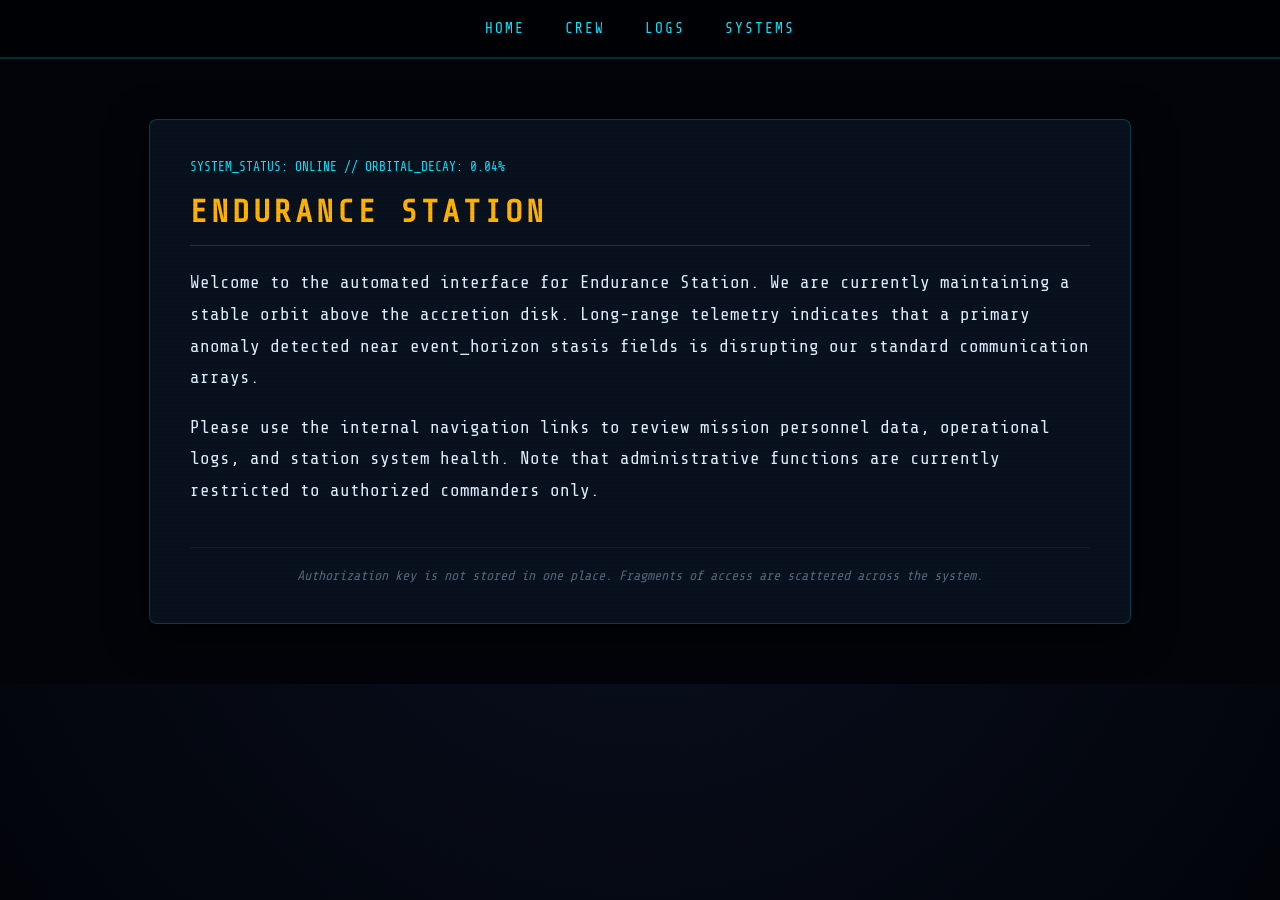
<file: index.html>
<!DOCTYPE html>
<html lang="en">
<head>
    <meta charset="UTF-8">
    <meta name="viewport" content="width=device-width, initial-scale=1.0">
    <title>Mission Control - Home</title>
    <link href="https://fonts.googleapis.com/css2?family=Share+Tech+Mono&display=swap" rel="stylesheet">
    <link rel="stylesheet" href="mission-styles.css">
</head>
<body>
    <nav class="nav-bar">
        <a href="index.html" class="nav-link">Home</a>
        <a href="mission-crew.html" class="nav-link">Crew</a>
        <a href="mission-logs.html" class="nav-link">Logs</a>
        <a href="mission-systems.html" class="nav-link">Systems</a>
    </nav>

    <div class="container text-center">
        <div class="page-status">SYSTEM_STATUS: ONLINE // ORBITAL_DECAY: 0.04%</div>
        <h1>Endurance Station</h1>
        
        <p>
            Welcome to the automated interface for Endurance Station. We are currently maintaining a stable orbit above the accretion disk. Long-range telemetry indicates that a primary anomaly detected near event_horizon stasis fields is disrupting our standard communication arrays.
        </p>

        <p>
            Please use the internal navigation links to review mission personnel data, operational logs, and station system health. Note that administrative functions are currently restricted to authorized commanders only.
        </p>

        <div class="hint-box">
            Authorization key is not stored in one place. Fragments of access are scattered across the system.
        </div>
    </div>
</body>
</html>
</file>
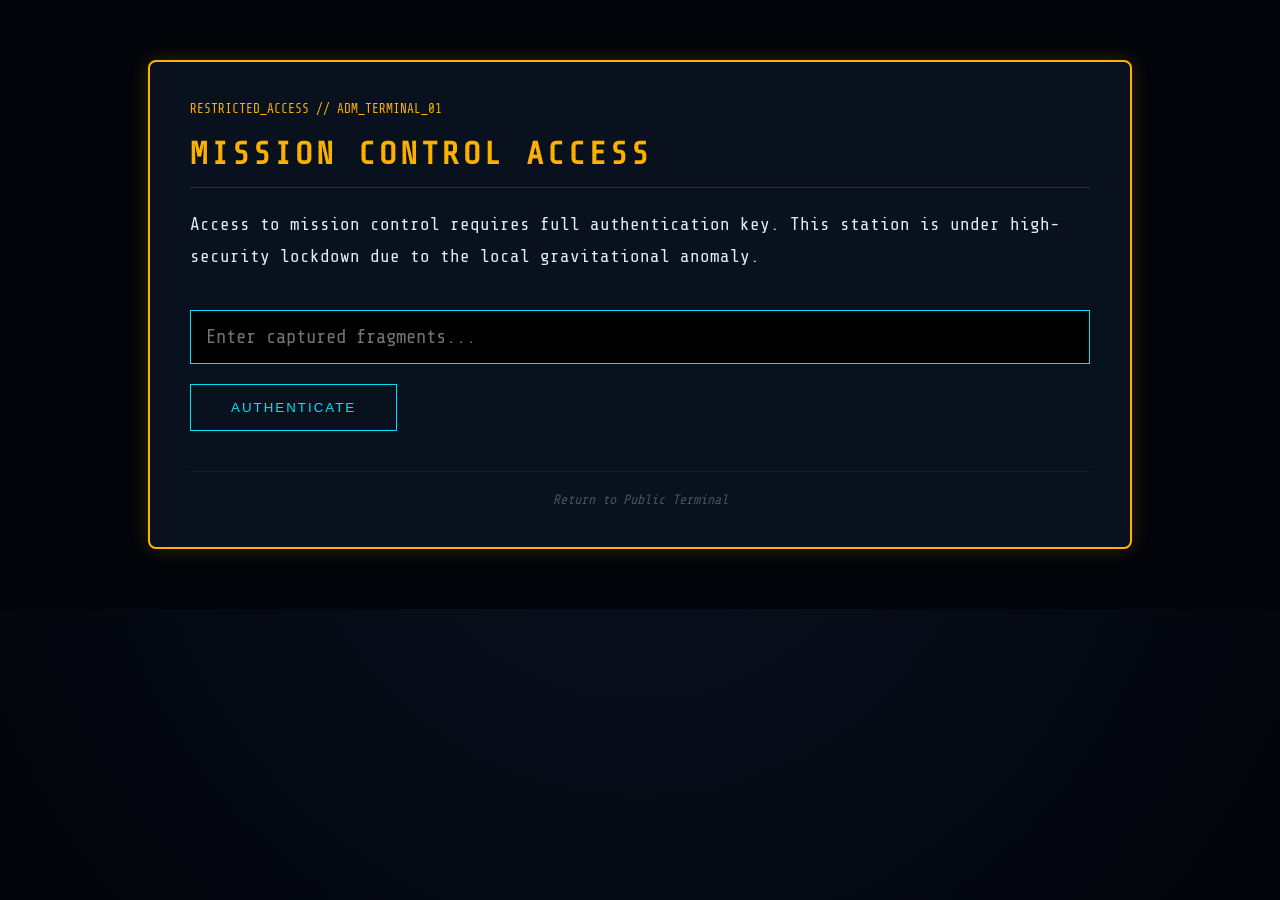
<file: control-room.html>
<!DOCTYPE html>
<html lang="en">
<head>
    <meta charset="UTF-8">
    <meta name="viewport" content="width=device-width, initial-scale=1.0">
    <title>Mission Control - Hidden Terminal</title>
    <link href="https://fonts.googleapis.com/css2?family=Share+Tech+Mono&display=swap" rel="stylesheet">
    <link rel="stylesheet" href="mission-styles.css">
    <style>
        .restricted-panel {
            border: 2px solid var(--neon-amber);
            box-shadow: 0 0 20px rgba(255, 179, 0, 0.2);
        }
        #result-display {
            margin-top: 30px;
            padding: 20px;
            display: none;
            border-radius: 4px;
            font-size: 1.2rem;
            text-align: center;
        }
        .access-granted {
            background: rgba(0, 255, 102, 0.1);
            border: 1px solid #00ff66;
            color: #00ff66;
        }
        .access-denied {
            background: rgba(255, 51, 51, 0.1);
            border: 1px solid #ff3333;
            color: #ff3333;
        }
        .flag-text {
            font-size: 2rem;
            margin-top: 15px;
            font-weight: bold;
            text-shadow: 0 0 10px #00ff66;
        }
    </style>
</head>
<body>
    <div class="container restricted-panel">
        <div class="page-status" style="color: var(--neon-amber);">RESTRICTED_ACCESS // ADM_TERMINAL_01</div>
        <h1 style="color: var(--neon-amber);">Mission Control Access</h1>
        
        <p>
            Access to mission control requires full authentication key. This station is under high-security lockdown due to the local gravitational anomaly.
        </p>

        <div id="login-form">
            <input type="password" id="pass-input" class="terminal-input" placeholder="Enter captured fragments..." autocomplete="off">
            <div class="text-center">
                <button class="btn" onclick="validateKey()">Authenticate</button>
            </div>
        </div>

        <div id="result-display"></div>

        <div class="hint-box">
            <a href="index.html" style="color: #445566; text-decoration: none;">Return to Public Terminal</a>
        </div>
    </div>

    <script>
        function validateKey() {
            const input = document.getElementById('pass-input').value.trim();
            const result = document.getElementById('result-display');
            const form = document.getElementById('login-form');
            
            // Password logic: event_horizon_override
            if (input.toLowerCase() === 'event_horizon_override') {
                result.innerHTML = `
                    <div class="access-granted">
                        ACCESS GRANTED<br>
                        Welcome to Mission Control<br><br>
                        <div class="flag-text">CSE{accessing_mission_control}</div>
                    </div>
                `;
                result.style.display = 'block';
                form.style.display = 'none';
            } else {
                result.innerHTML = `
                    <div class="access-denied">
                        ACCESS DENIED<br>
                        Invalid Authentication Key.
                    </div>
                `;
                result.style.display = 'block';
                // Reset display after a few seconds
                setTimeout(() => {
                    result.style.display = 'none';
                }, 3000);
            }
        }
    </script>
</body>
</html>
</file>
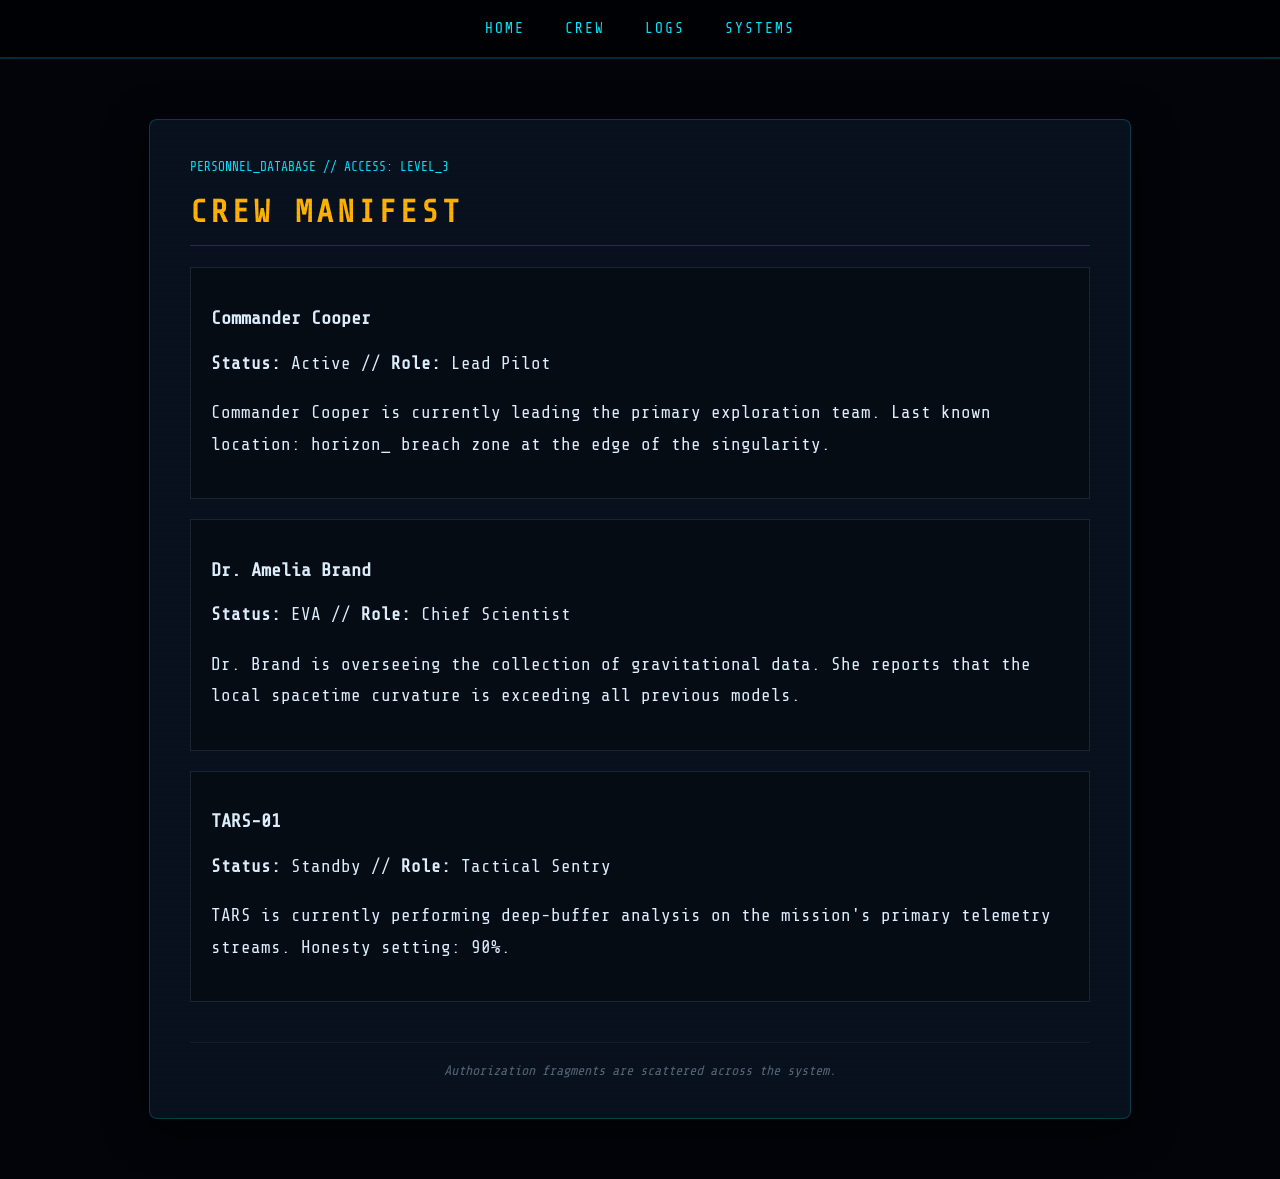
<file: mission-crew.html>
<!DOCTYPE html>
<html lang="en">
<head>
    <meta charset="UTF-8">
    <meta name="viewport" content="width=device-width, initial-scale=1.0">
    <title>Mission Control - Crew</title>
    <link href="https://fonts.googleapis.com/css2?family=Share+Tech+Mono&display=swap" rel="stylesheet">
    <link rel="stylesheet" href="mission-styles.css">
    <style>
        .crew-card {
            border: 1px solid rgba(255,255,255,0.1);
            padding: 20px;
            margin: 20px 0;
            background: rgba(0,0,0,0.3);
        }
    </style>
</head>
<body>
    <nav class="nav-bar">
        <a href="index.html" class="nav-link">Home</a>
        <a href="mission-crew.html" class="nav-link">Crew</a>
        <a href="mission-logs.html" class="nav-link">Logs</a>
        <a href="mission-systems.html" class="nav-link">Systems</a>
    </nav>

    <div class="container">
        <div class="page-status">PERSONNEL_DATABASE // ACCESS: LEVEL_3</div>
        <h1>Crew Manifest</h1>
        
        <div class="crew-card">
            <h3>Commander Cooper</h3>
            <p><strong>Status:</strong> Active // <strong>Role:</strong> Lead Pilot</p>
            <p>Commander Cooper is currently leading the primary exploration team. Last known location: horizon_ breach zone at the edge of the singularity.</p>
        </div>

        <div class="crew-card">
            <h3>Dr. Amelia Brand</h3>
            <p><strong>Status:</strong> EVA // <strong>Role:</strong> Chief Scientist</p>
            <p>Dr. Brand is overseeing the collection of gravitational data. She reports that the local spacetime curvature is exceeding all previous models.</p>
        </div>

        <div class="crew-card">
            <h3>TARS-01</h3>
            <p><strong>Status:</strong> Standby // <strong>Role:</strong> Tactical Sentry</p>
            <p>TARS is currently performing deep-buffer analysis on the mission's primary telemetry streams. Honesty setting: 90%.</p>
        </div>

        <div class="hint-box">
            Authorization fragments are scattered across the system.
        </div>
    </div>
</body>
</html>
</file>
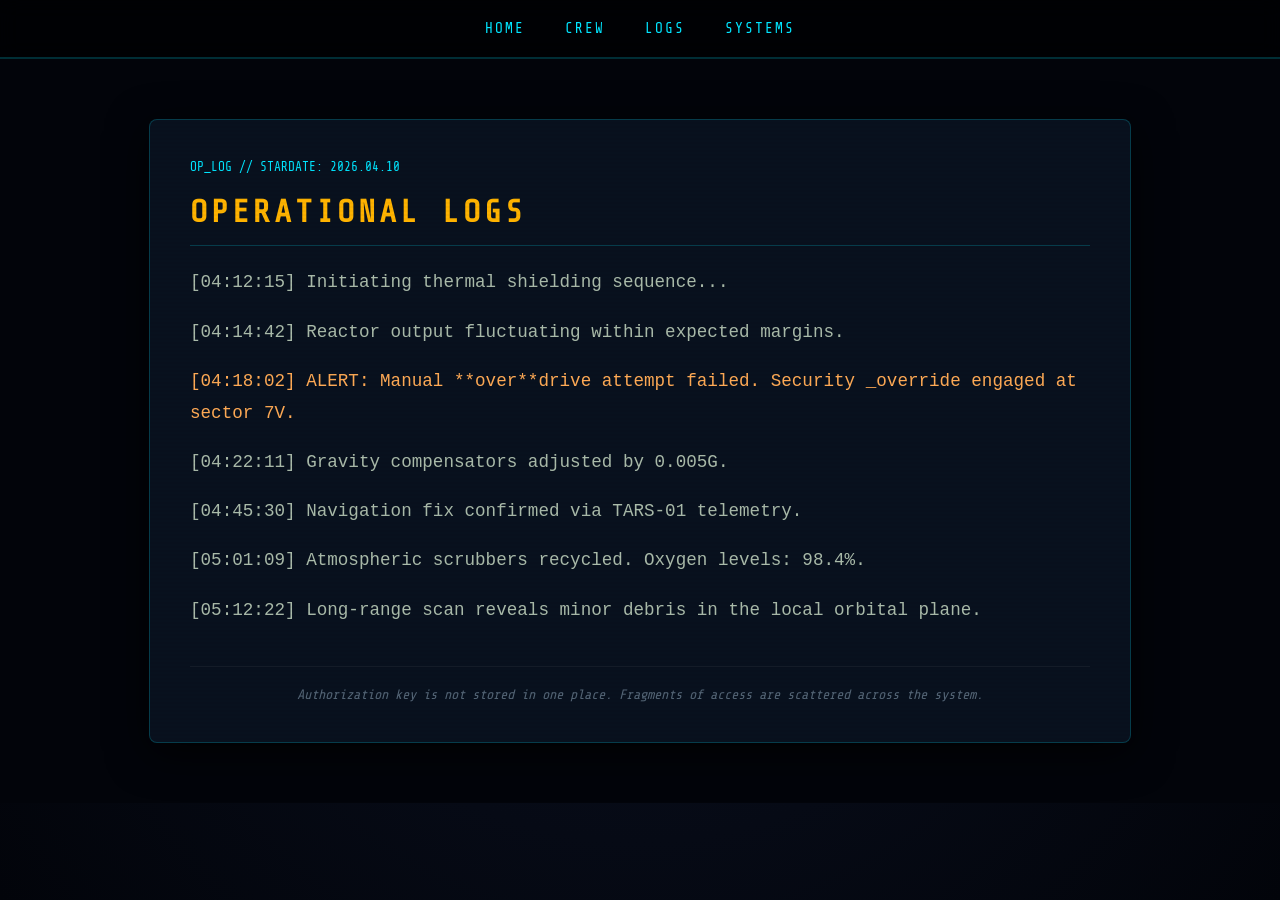
<file: mission-logs.html>
<!DOCTYPE html>
<html lang="en">
<head>
    <meta charset="UTF-8">
    <meta name="viewport" content="width=device-width, initial-scale=1.0">
    <title>Mission Control - Logs</title>
    <link href="https://fonts.googleapis.com/css2?family=Share+Tech+Mono&display=swap" rel="stylesheet">
    <link rel="stylesheet" href="mission-styles.css">
</head>
<body>
    <nav class="nav-bar">
        <a href="index.html" class="nav-link">Home</a>
        <a href="mission-crew.html" class="nav-link">Crew</a>
        <a href="mission-logs.html" class="nav-link">Logs</a>
        <a href="mission-systems.html" class="nav-link">Systems</a>
    </nav>

    <div class="container">
        <div class="page-status">OP_LOG // STARDATE: 2026.04.10</div>
        <h1>Operational Logs</h1>
        
        <div style="font-family: 'Courier New', monospace; color: #aabbaa;">
            <p>[04:12:15] Initiating thermal shielding sequence...</p>
            <p>[04:14:42] Reactor output fluctuating within expected margins.</p>
            <p style="color: #ffaa55;">[04:18:02] ALERT: Manual **over**drive attempt failed. Security _override engaged at sector 7V.</p>
            <p>[04:22:11] Gravity compensators adjusted by 0.005G.</p>
            <p>[04:45:30] Navigation fix confirmed via TARS-01 telemetry.</p>
            <p>[05:01:09] Atmospheric scrubbers recycled. Oxygen levels: 98.4%.</p>
            <p>[05:12:22] Long-range scan reveals minor debris in the local orbital plane.</p>
        </div>

        <div class="hint-box">
            Authorization key is not stored in one place. Fragments of access are scattered across the system.
        </div>
    </div>
</body>
</html>
</file>
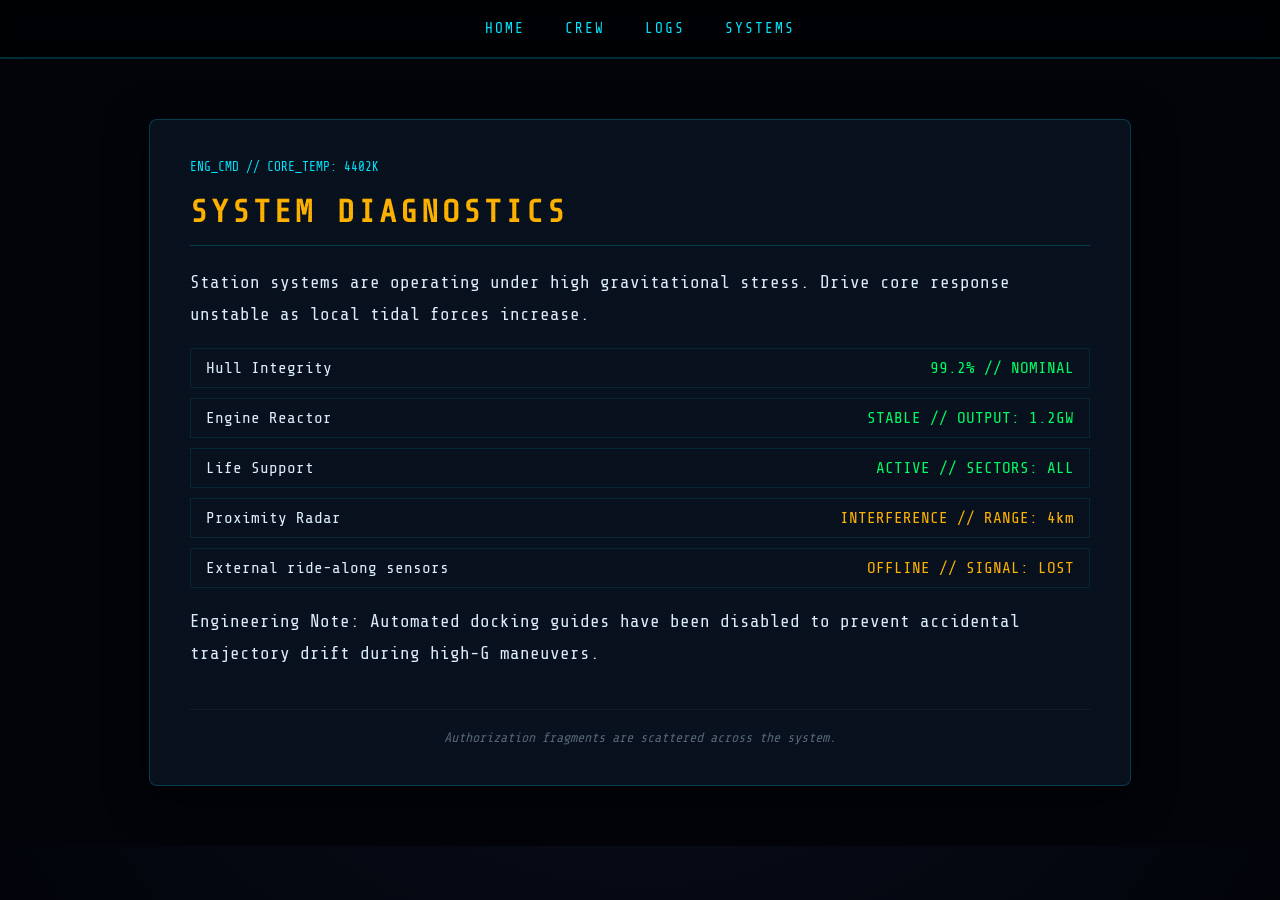
<file: mission-systems.html>
<!DOCTYPE html>
<html lang="en">
<head>
    <meta charset="UTF-8">
    <meta name="viewport" content="width=device-width, initial-scale=1.0">
    <title>Mission Control - Systems</title>
    <link href="https://fonts.googleapis.com/css2?family=Share+Tech+Mono&display=swap" rel="stylesheet">
    <link rel="stylesheet" href="mission-styles.css">
    <style>
        .system-status {
            display: flex;
            justify-content: space-between;
            border: 1px solid rgba(0, 229, 255, 0.1);
            padding: 10px 15px;
            margin: 10px 0;
        }
        .status-ok { color: #00ff66; }
        .status-warn { color: var(--neon-amber); }
    </style>
</head>
<body>
    <nav class="nav-bar">
        <a href="index.html" class="nav-link">Home</a>
        <a href="mission-crew.html" class="nav-link">Crew</a>
        <a href="mission-logs.html" class="nav-link">Logs</a>
        <a href="mission-systems.html" class="nav-link">Systems</a>
    </nav>

    <div class="container">
        <div class="page-status">ENG_CMD // CORE_TEMP: 4402K</div>
        <h1>System Diagnostics</h1>
        
        <p>Station systems are operating under high gravitational stress. Drive core response unstable as local tidal forces increase.</p>

        <div class="system-status">
            <span>Hull Integrity</span>
            <span class="status-ok">99.2% // NOMINAL</span>
        </div>
        <div class="system-status">
            <span>Engine Reactor</span>
            <span class="status-ok">STABLE // OUTPUT: 1.2GW</span>
        </div>
        <div class="system-status">
            <span>Life Support</span>
            <span class="status-ok">ACTIVE // SECTORS: ALL</span>
        </div>
        <div class="system-status">
            <span>Proximity Radar</span>
            <span class="status-warn">INTERFERENCE // RANGE: 4km</span>
        </div>
        <div class="system-status">
            <span>External ride-along sensors</span>
            <span class="status-warn">OFFLINE // SIGNAL: LOST</span>
        </div>

        <p>Engineering Note: Automated docking guides have been disabled to prevent accidental trajectory drift during high-G maneuvers.</p>

        <div class="hint-box">
            Authorization fragments are scattered across the system.
        </div>
    </div>
</body>
</html>
</file>
<file: mission-styles.css>
/* Shared Styles for Mission Control CTF */
:root {
    --bg-color: #02040a;
    --neon-blue: #00e5ff;
    --neon-amber: #ffb300;
    --panel-bg: rgba(10, 20, 35, 0.85);
    --border-dim: rgba(0, 229, 255, 0.2);
}

body, html {
    margin: 0; padding: 0;
    width: 100%; min-height: 100%;
    background-color: var(--bg-color);
    color: #e0f0ff;
    font-family: 'Share Tech Mono', monospace;
    overflow-x: hidden;
}

/* Background Starfield effect */
body::before {
    content: "";
    position: fixed; top: 0; left: 0; width: 100%; height: 100%;
    background: radial-gradient(circle at center, #0a1020 0%, #02040a 100%);
    z-index: -1;
}

.nav-bar {
    background: rgba(0, 0, 0, 0.6);
    border-bottom: 2px solid var(--border-dim);
    padding: 20px;
    display: flex;
    justify-content: center;
    gap: 40px;
    backdrop-filter: blur(10px);
}

.nav-link {
    color: var(--neon-blue);
    text-decoration: none;
    text-transform: uppercase;
    letter-spacing: 2px;
    font-size: 0.9rem;
    transition: all 0.3s;
    border-bottom: 1px solid transparent;
}

.nav-link:hover {
    color: #fff;
    border-bottom: 1px solid var(--neon-blue);
    text-shadow: 0 0 10px var(--neon-blue);
}

.container {
    max-width: 900px;
    margin: 60px auto;
    padding: 40px;
    background: var(--panel-bg);
    border: 1px solid var(--border-dim);
    border-radius: 8px;
    box-shadow: 0 10px 40px rgba(0,0,0,0.8);
    position: relative;
}

.container::after {
    content: "";
    position: absolute;
    top: 0; left: 0; width: 100%; height: 100%;
    background: linear-gradient(to bottom, transparent 50%, rgba(0, 0, 0, 0.1) 51%);
    background-size: 100% 4px;
    pointer-events: none;
    opacity: 0.3;
}

h1 {
    color: var(--neon-amber);
    text-transform: uppercase;
    letter-spacing: 4px;
    margin-top: 0;
    border-bottom: 1px solid var(--border-dim);
    padding-bottom: 15px;
}

.page-status {
    font-size: 0.8rem;
    color: var(--neon-blue);
    margin-bottom: 20px;
    text-transform: uppercase;
}

p {
    line-height: 1.8;
    font-size: 1.1rem;
}

.hint-box {
    margin-top: 40px;
    font-size: 0.85rem;
    color: #556677;
    font-style: italic;
    border-top: 1px solid rgba(255,255,255,0.05);
    padding-top: 20px;
    text-align: center;
}

.terminal-input {
    background: #000;
    border: 1px solid var(--neon-blue);
    color: var(--neon-blue);
    padding: 15px;
    width: 100%;
    font-family: inherit;
    font-size: 1.2rem;
    margin: 20px 0;
    box-sizing: border-box;
}

.btn {
    background: transparent;
    border: 1px solid var(--neon-blue);
    color: var(--neon-blue);
    padding: 15px 40px;
    text-transform: uppercase;
    letter-spacing: 2px;
    cursor: pointer;
    transition: 0.3s;
}

.btn:hover {
    background: var(--neon-blue);
    color: #000;
    box-shadow: 0 0 20px var(--neon-blue);
}
</file>
